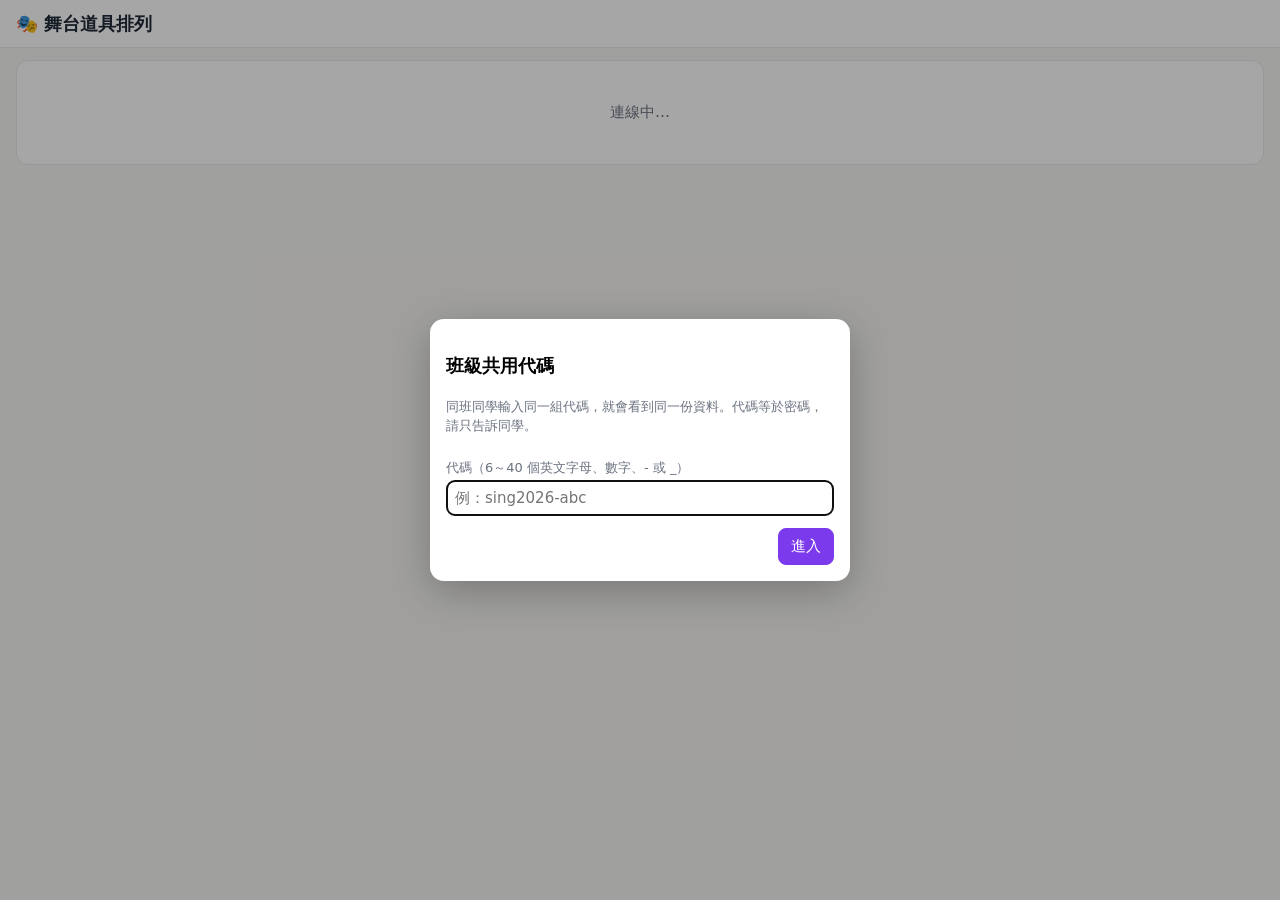
<file: index.html>
<!doctype html>
<html lang="zh-Hant">
<head>
<meta charset="utf-8">
<meta name="viewport" content="width=device-width,initial-scale=1">
<title>舞台道具排列</title>
<link rel="stylesheet" href="style.css?v=202611251924">
</head>
<body>
<header class="top no-print">
  <h1><a href="#" data-act="home" class="homelink">🎭 舞台道具排列</a></h1>
  <div class="evbar"></div>
  <div class="datamenu"><span id="cloudBox"></span>
  </div>
</header>
<nav class="tabs no-print" id="tabs">
  <button data-tab="editor">排列舞台</button>
  <button data-tab="props">道具庫</button>
  <button data-tab="output">輸出</button>
</nav>
<main id="main"></main>
<dialog id="dlg"></dialog>
<script src="firebase-config.js?v=202611251924"></script>
<script src="app.js?v=202611251924"></script>
</body>
</html>
</file>
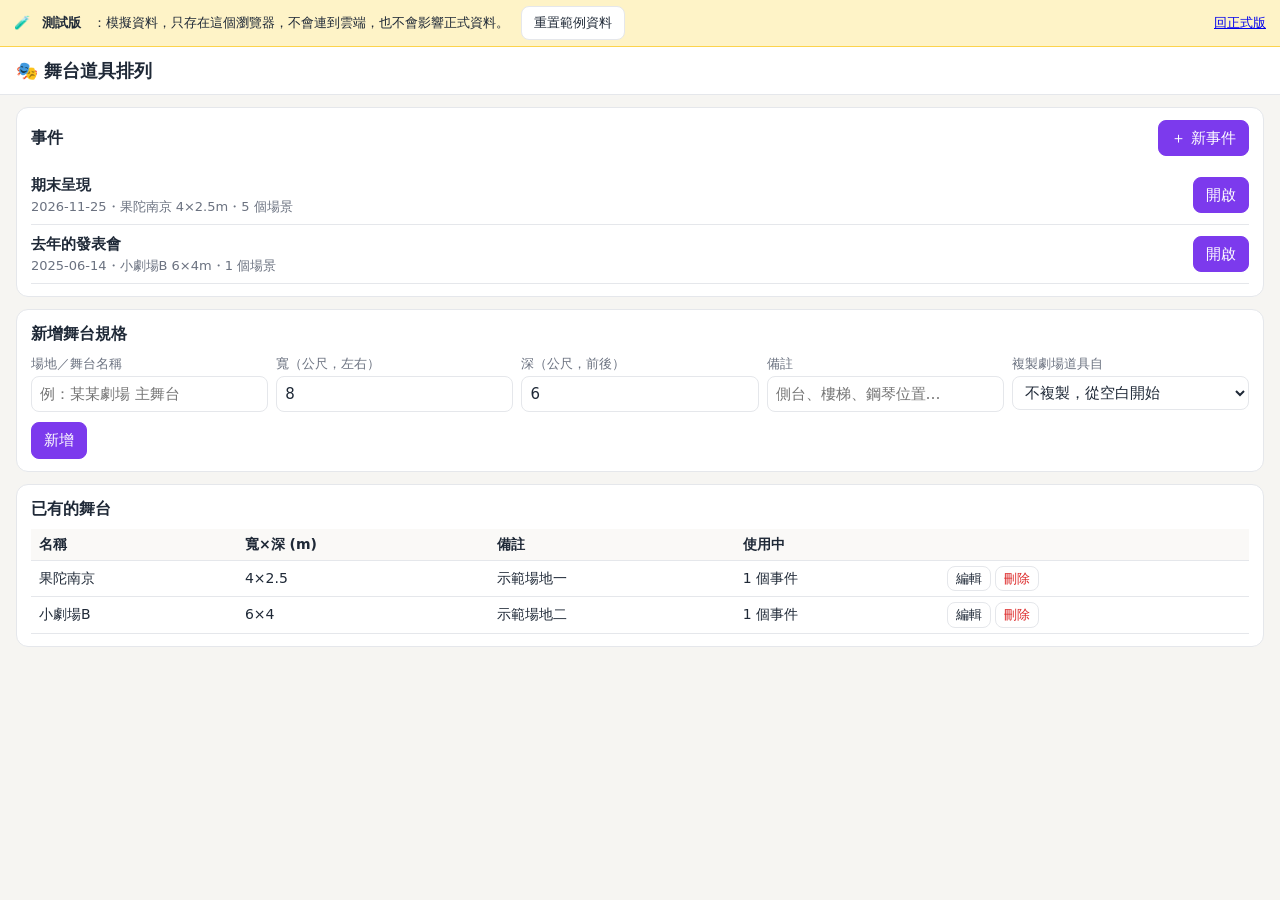
<file: beta/index.html>
<!doctype html>
<html lang="zh-Hant">
<head>
<meta charset="utf-8">
<meta name="viewport" content="width=device-width,initial-scale=1">
<title>舞台道具排列（測試版）</title>
<link rel="stylesheet" href="style.css?v=202611251924">
</head>
<body>
<div class="betabar no-print">🧪 <b>測試版</b>：模擬資料，只存在這個瀏覽器，不會連到雲端，也不會影響正式資料。<button id="betaReset">重置範例資料</button><a href="../">回正式版</a></div>
<header class="top no-print">
  <h1><a href="#" data-act="home" class="homelink">🎭 舞台道具排列</a></h1>
  <div class="evbar"></div>
  <div class="datamenu"><span id="cloudBox"></span>
  </div>
</header>
<nav class="tabs no-print" id="tabs">
  <button data-tab="editor">排列舞台</button>
  <button data-tab="props">道具庫</button>
  <button data-tab="output">輸出</button>
</nav>
<main id="main"></main>
<dialog id="dlg"></dialog>
<script src="app.js?v=202611251924"></script>
</body>
</html>
</file>
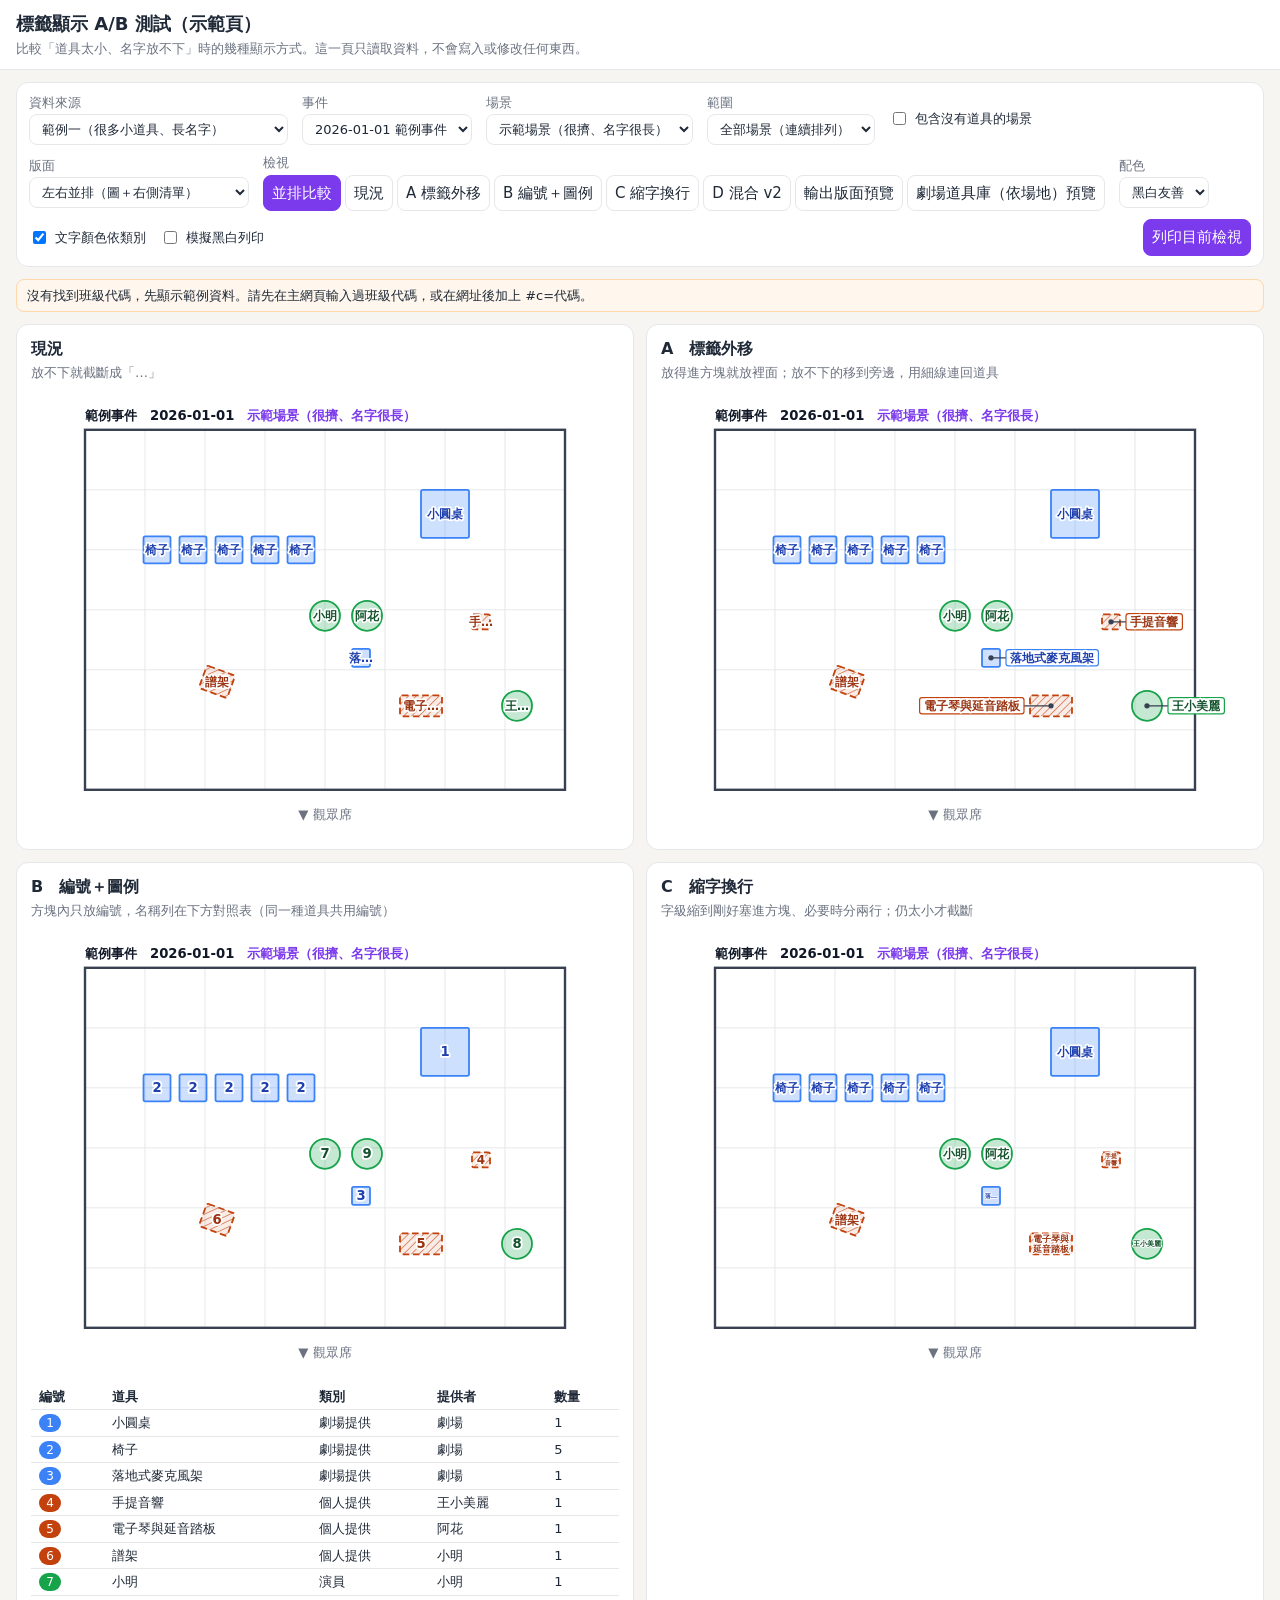
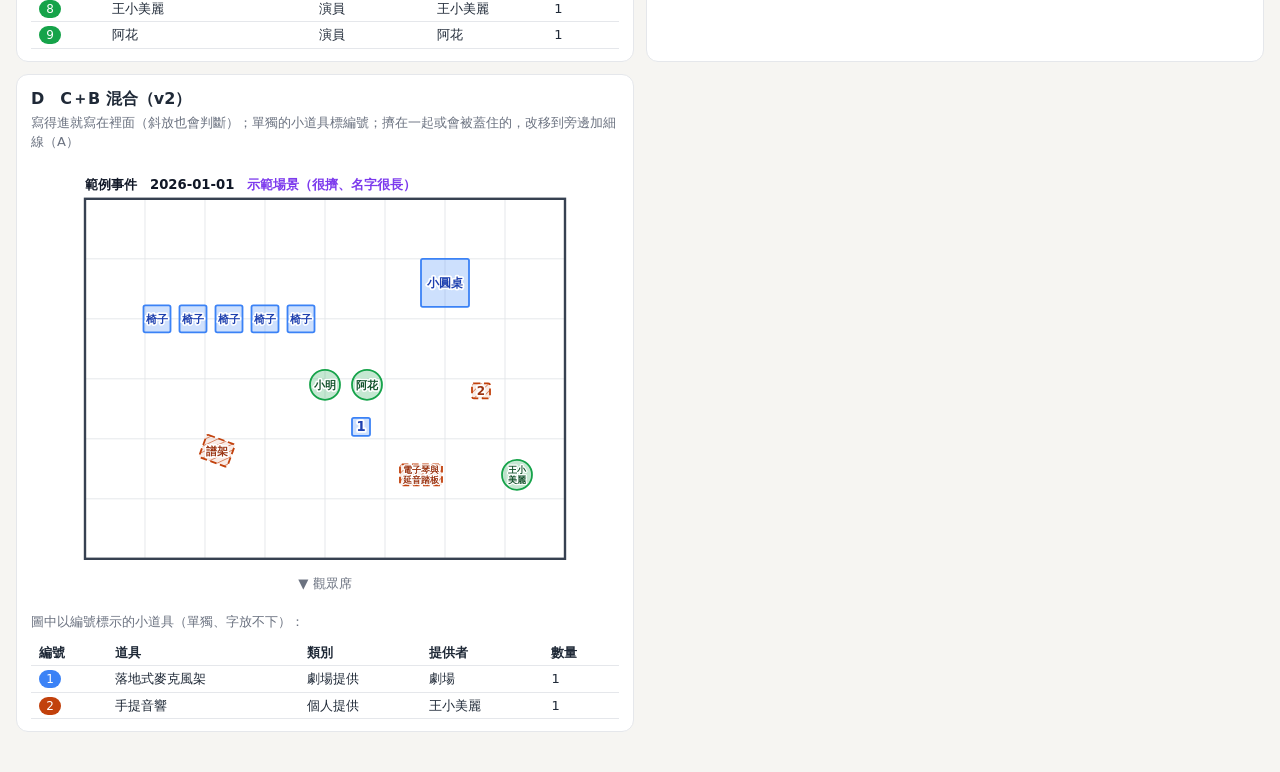
<file: demo.html>
<!doctype html>
<html lang="zh-Hant">
<head>
<meta charset="utf-8">
<meta name="viewport" content="width=device-width,initial-scale=1">
<title>標籤顯示 A/B 測試（示範）</title>
<style>
:root{--ink:#1f2937;--mute:#6b7280;--line:#e5e7eb;--accent:#7c3aed}
*{box-sizing:border-box}
body{margin:0;background:#f6f5f2;color:var(--ink);font:15px/1.5 system-ui,-apple-system,"Noto Sans TC","Microsoft JhengHei",sans-serif}
header{padding:10px 16px;background:#fff;border-bottom:1px solid var(--line)}
h1{font-size:18px;margin:0 0 2px}
.muted{color:var(--mute);font-size:13px}
main{max-width:1300px;margin:0 auto;padding:12px 16px 40px}
.bar{display:flex;flex-wrap:wrap;gap:8px 14px;align-items:center;background:#fff;border:1px solid var(--line);border-radius:12px;padding:10px 12px;margin-bottom:12px}
label{font-size:13px;color:var(--mute);display:flex;flex-direction:column;gap:2px}
select,button{font:inherit;border:1px solid var(--line);border-radius:8px;padding:6px 8px;background:#fff;color:var(--ink)}
button{cursor:pointer}button.primary{background:var(--accent);color:#fff;border-color:var(--accent)}
.views{display:flex;gap:4px;flex-wrap:wrap}
.views button.on{background:var(--accent);color:#fff;border-color:var(--accent)}
.grid{display:grid;gap:12px;grid-template-columns:1fr}
.grid.two{grid-template-columns:repeat(auto-fit,minmax(480px,1fr))}
.card{background:#fff;border:1px solid var(--line);border-radius:12px;padding:12px 14px;break-inside:avoid}
.card h2{font-size:16px;margin:0 0 2px}
.card svg{width:100%;height:auto;display:block;margin-top:6px}
table{border-collapse:collapse;width:100%;margin-top:8px}
th,td{text-align:left;padding:3px 8px;border-bottom:1px solid var(--line);font-size:13px}
.num{display:inline-block;min-width:22px;text-align:center;border-radius:99px;color:#fff;padding:0 6px;font-size:12px}
.note{background:#fff7ed;border:1px solid #fed7aa;border-radius:8px;padding:6px 10px;font-size:13px;margin-bottom:12px}
/* 輸出版面：手機上場景名稱放在圖的「上面」，才不會被誤認成下一個場景的標題 */
.sheetcard{display:grid;gap:4px 18px;align-items:start;margin-bottom:14px;border-top:4px solid #7c3aed}
.sheet-side{grid-template-columns:minmax(0,1.6fr) minmax(240px,1fr);grid-template-areas:"fig head" "fig list";grid-template-rows:auto 1fr}
.sheet-stack{grid-template-columns:1fr;grid-template-areas:"head" "fig" "list"}
.sh-headw{grid-area:head}.sh-fig{grid-area:fig}.sh-list{grid-area:list}
@media (max-width:760px){.sheet-side{grid-template-columns:1fr;grid-template-areas:"head" "fig" "list";grid-template-rows:auto}.sh-name{font-size:18px}}
.sh-idx{font-size:12px;color:var(--mute)}
.secrow td{background:#f3f4f6;font-size:12px;font-weight:600;color:#374151}
.by{color:var(--mute);font-size:12px}
.pchip.pick{cursor:pointer}
.pchip{display:inline-block;border:1px solid var(--line);border-radius:99px;padding:2px 10px;margin:3px 4px 3px 0;font-size:13px;background:#fff}
.vgroup{margin:10px 0}.vgroup h3{font-size:14px;margin:0 0 4px}
.tag{background:#ede9fe;color:#6d28d9;border-radius:99px;padding:0 8px;font-size:12px}
.grid2-demo{display:grid;grid-template-columns:repeat(auto-fit,minmax(180px,1fr));gap:8px}
.grid2-demo input{width:100%}
.opt{display:block;border:1px solid var(--line);border-radius:10px;padding:8px 10px;margin:6px 0;cursor:pointer}
.opt:has(input:checked){border-color:var(--accent);background:#faf5ff}
.sh-name{font-size:24px;font-weight:700;color:#7c3aed;line-height:1.2}
.sh-title{font-size:16px;font-weight:600}
.sh-head{margin-bottom:8px}
.sheetcard .sh-fig svg{margin-top:0}
table.plist td,table.plist th{padding:4px 6px;vertical-align:middle}
table.plist svg{width:22px;height:16px;margin:0;display:inline-block;vertical-align:middle}
table.plist .r{text-align:right;width:56px}
table.plist .total td{border-top:2px solid #374151;background:#f9fafb;font-size:13px}
#out.bwsim svg,#out.bwsim .num{filter:grayscale(1)}
@media print{body{background:#fff}.noprint{display:none!important}main{padding:0}.card{border:none;padding:0 0 12px}.pgb{break-before:page}}
</style>
</head>
<body>
<header class="noprint"><h1>標籤顯示 A/B 測試（示範頁）</h1>
<div class="muted">比較「道具太小、名字放不下」時的幾種顯示方式。這一頁只讀取資料，不會寫入或修改任何東西。</div></header>
<main>
<div class="bar noprint">
  <label>資料來源<select id="src"></select></label>
  <label>事件<select id="ev"></select></label>
  <label>場景<select id="sc"></select></label>
  <span id="sheetOpts" hidden style="display:contents">
  <label>範圍<select id="scope"><option value="all">全部場景（連續排列）</option><option value="one">只看這個場景</option></select></label>
  <label style="flex-direction:row;align-items:center;gap:6px;color:var(--ink)"><input type="checkbox" id="empty"> 包含沒有道具的場景</label></span>
  <label id="layoutWrap" hidden>版面<select id="layout"><option value="side">左右並排（圖＋右側清單）</option><option value="stack">上下排列（圖在上、清單在下）</option></select></label>
  <div><div class="muted" style="margin-bottom:2px">檢視</div><div class="views" id="views"></div></div>
  <label>配色<select id="pal"><option value="color">彩色</option><option value="bw">黑白友善</option></select></label>
  <label style="flex-direction:row;align-items:center;gap:6px;color:var(--ink)"><input type="checkbox" id="ctext" checked> 文字顏色依類別</label>
  <label style="flex-direction:row;align-items:center;gap:6px;color:var(--ink)"><input type="checkbox" id="sim"> 模擬黑白列印</label>
  <button class="primary" id="print" style="margin-left:auto">列印目前檢視</button>
</div>
<div id="status" class="note noprint"></div>
<div id="out" class="grid"></div>
</main>
<script src="firebase-config.js?v=202611251924"></script>
<script type="module">
import { fromDocs } from './diff.js?v=202611251924';
const SRC = { theatre: { label: '劇場提供', color: '#3b82f6', text: '#1d4ed8' }, personal: { label: '個人提供', color: '#f59e0b', text: '#b45309' }, actor: { label: '演員', color: '#10b981', text: '#047857' } };
/* 配色：彩色／黑白友善（三類在灰階下深淺差距大，個人提供另加虛線邊框＋斜線底紋，演員本來就是圓形） */
const PAL = {
  color: { theatre: { c: '#3b82f6', t: '#1d4ed8' }, personal: { c: '#f59e0b', t: '#b45309' }, actor: { c: '#10b981', t: '#047857' } },
  bw: { theatre: { c: '#3b82f6', t: '#1e40af', fo: .25 }, personal: { c: '#c2410c', t: '#9a3412', fo: .1, dash: true, hatch: true }, actor: { c: '#16a34a', t: '#14532d', fo: .25 } },
};
let palette = 'bw', hcount = 0, simBW = false;
const pal = src => PAL[palette][src];
let colorText = true;   // 文字顏色依類別（劇場藍／個人橘／演員綠）
const ORDER = { theatre: 0, personal: 1, actor: 2 };
const FONT = "system-ui,'Noto Sans TC','Microsoft JhengHei',sans-serif";
const esc = s => String(s ?? '').replace(/[&<>"']/g, c => ({ '&': '&amp;', '<': '&lt;', '>': '&gt;', '"': '&quot;', "'": '&#39;' }[c]));
const psize = p => p.source === 'actor' ? { w: .5, d: .5 } : { w: p.w, d: p.d };
const VIEWS = [['all', '並排比較'], ['cur', '現況'], ['out', 'A 標籤外移'], ['num', 'B 編號＋圖例'], ['fit', 'C 縮字換行'], ['mix', 'D 混合 v2'], ['sheet', '輸出版面預覽'], ['venue', '劇場道具庫（依場地）預覽']];
const TITLES = { cur: ['現況', '放不下就截斷成「…」'], out: ['A　標籤外移', '放得進方塊就放裡面；放不下的移到旁邊，用細線連回道具'], num: ['B　編號＋圖例', '方塊內只放編號，名稱列在下方對照表（同一種道具共用編號）'], fit: ['C　縮字換行', '字級縮到剛好塞進方塊、必要時分兩行；仍太小才截斷'],
  mix: ['D　C＋B 混合（v2）', '寫得進就寫在裡面（斜放也會判斷）；單獨的小道具標編號；擠在一起或會被蓋住的，改移到旁邊加細線（A）'] };

/* ---------- 範例資料（含很多小道具、長名字） ---------- */
function sample() {
  const P = (id, name, source, owner, w, d) => ({ id, name, source, owner, w, d, notes: '' });
  const props = [P('p1', '椅子', 'theatre', '', .45, .45), P('p2', '小圓桌', 'theatre', '', .8, .8), P('p3', '落地式麥克風架', 'theatre', '', .3, .3),
    P('p4', '譜架', 'personal', '小明', .5, .4), P('p5', '電子琴與延音踏板', 'personal', '阿花', .7, .35), P('p6', '手提音響', 'personal', '王小美麗', .3, .25),
    P('p7', '小明', 'actor', '小明', .5, .5), P('p8', '阿花', 'actor', '阿花', .5, .5), P('p9', '王小美麗', 'actor', '王小美麗', .5, .5)];
  const pl = (propId, x, y, rot = 0, i) => ({ id: 'x' + i + propId, propId, x, y, rot, t: i });
  const placements = [pl('p1', 1.2, 2, 0, 1), pl('p1', 1.8, 2, 0, 2), pl('p1', 2.4, 2, 0, 3), pl('p1', 3, 2, 0, 4), pl('p1', 3.6, 2, 0, 5), pl('p2', 6, 1.4, 0, 6),
    pl('p3', 4.6, 3.8, 0, 7), pl('p4', 2.2, 4.2, 20, 8), pl('p5', 5.6, 4.6, 0, 9), pl('p6', 6.6, 3.2, 0, 10), pl('p7', 4, 3.1, 0, 11), pl('p8', 4.7, 3.1, 0, 12), pl('p9', 7.2, 4.6, 0, 13)];
  return { stages: [{ id: 's', name: '示範舞台', w: 8, d: 6 }], props, events: [{ id: 'e', name: '範例事件', date: '2026-01-01', stageId: 's' }], scenes: [{ id: 'c', eventId: 'e', owner: '示範場景（很擠、名字很長）', title: '', t: 1, placements }] };
}

/* 範例二：仿真實案例——小舞台、道具疊在斜放的椅子上 */
function sample2() {
  const P = (id, name, source, owner, w, d) => ({ id, name, source, owner, w, d, notes: '' });
  const props = [P('a', '軟坐墊軟背椅', 'theatre', '', .5, .5), P('b', '皮包', 'personal', 'Susanna', .5, .55), P('c', '手機', 'personal', 'Susanna', .15, .3), P('d', '捧花', 'personal', 'Susanna', .35, .3)];
  const pl = (propId, x, y, rot, i) => ({ id: 'y' + i, propId, x, y, rot, t: i });
  return { stages: [{ id: 's', name: '小舞台', w: 4, d: 3 }], props, events: [{ id: 'e', name: '範例二', date: '2026-01-01', stageId: 's' }],
    scenes: [{ id: 'c', eventId: 'e', owner: '疊放示範', title: '', t: 1, placements: [pl('a', 1.7, .85, 45, 1), pl('b', 1.35, .8, 0, 2), pl('c', 1.95, .95, 12, 3), pl('d', 1.6, 1.3, -25, 4), pl('a', .9, 1.9, 45, 5)] }] };
}
/* 範例三：演員帶著道具進場（carry＝由哪位演員帶入；不在初始場上）＋沒有道具的場景 */
function sample3() {
  const P = (id, name, source, owner, w, d) => ({ id, name, source, owner, w, d, notes: '' });
  const props = [P('ch', '椅子', 'theatre', '', .45, .45), P('sf', '灰沙發', 'theatre', '', 1.2, .8), P('mk', '麥克風架', 'theatre', '', .2, .2),
    P('ph', '手機', 'personal', 'Susanna', .15, .3), P('bg', '皮包', 'personal', 'Susanna', .5, .5), P('fl', '捧花', 'personal', 'Susanna', .3, .3), P('st', '譜架', 'personal', '小明', .5, .4),
    P('a1', 'Susanna', 'actor', 'Susanna', .5, .5), P('a2', '小明', 'actor', '小明', .5, .5)];
  const pl = (id, propId, x, y, rot = 0, carry) => ({ id, propId, x, y, rot, t: 1, ...(carry ? { carry } : {}) });
  const scenes = [
    { id: 'c1', eventId: 'e', owner: 'Susanna', title: '月亮代表我的心', t: 1, placements: [pl('p1', 'sf', 1.2, 1.1), pl('p2', 'ch', 2.6, 1.0), pl('p3', 'mk', 3.3, 1.8), pl('A1', 'a1', 2.0, 1.9), pl('p4', 'ph', 0, 0, 0, 'A1'), pl('p5', 'bg', 0, 0, 0, 'A1'), pl('p6', 'fl', 0, 0, 0, 'A1')] },
    { id: 'c2', eventId: 'e', owner: '小明', title: '', t: 2, placements: [pl('q1', 'ch', 1.5, 1.2), pl('A2', 'a2', 2.6, 1.6), pl('q2', 'st', 0, 0, 0, 'A2')] },
    { id: 'c3', eventId: 'e', owner: 'Nana', title: '', t: 3, placements: [] },
    { id: 'c4', eventId: 'e', owner: '小周', title: '清唱', t: 4, placements: [] }];
  return { stages: [{ id: 's', name: '果陀南京', w: 4, d: 2.5 }], props, events: [{ id: 'e', name: '範例三', date: '2026-01-01', stageId: 's' }], scenes };
}
/* 範例四：兩個場地各有自己的劇場道具，另有「通用」的（stageId 空白） */
function sample4() {
  const T = (id, name, stageId, w, d) => ({ id, name, source: 'theatre', owner: '', stageId, w, d, notes: '' });
  const props = [T('a1', '灰沙發', 's1', 1.2, .8), T('a2', '大白透cube', 's1', .6, .6), T('a3', '三層櫃', 's1', .4, .3), T('a4', '白板', 's1', 1.8, .4),
    T('b1', '長桌', 's2', 1.8, .7), T('b2', '折疊椅', 's2', .4, .4), T('b3', '直立式鋼琴', 's2', 1.5, .6),
    T('c1', '麥克風架', '', .2, .2), T('c2', '譜架', '', .5, .4),
    { id: 'p1', name: '皮包', source: 'personal', owner: 'Susanna', w: .5, d: .5, notes: '' }, { id: 'ac', name: 'Susanna', source: 'actor', owner: 'Susanna', w: .5, d: .5, notes: '' }];
  return { stages: [{ id: 's1', name: '果陀南京', w: 4, d: 2.5 }, { id: 's2', name: '小劇場B', w: 6, d: 4 }], props, events: [{ id: 'e', name: '範例四', date: '2026-01-01', stageId: 's1' }],
    scenes: [{ id: 'c', eventId: 'e', owner: 'Susanna', title: '', t: 1, placements: [{ id: 'x1', propId: 'a1', x: 1.2, y: 1, rot: 0, t: 1 }] }] };
}
/* ---------- 繪圖 ---------- */
const aabb = (x, y, w, d, rot) => { const r = rot * Math.PI / 180, c = Math.abs(Math.cos(r)), s = Math.abs(Math.sin(r)); return { x, y, w: w * c + d * s, h: w * s + d * c }; };
const hit = (a, b) => Math.abs(a.x - b.x) < (a.w + b.w) / 2 && Math.abs(a.y - b.y) < (a.h + b.h) / 2;
const halo = fs => `paint-order="stroke" stroke="#fff" stroke-width="${fs * .28}" stroke-linejoin="round"`;
/* 點是否落在道具的「實際形狀」內（會考慮旋轉；演員是橢圓） */
function inShape(px, py, it) {
  const r = -(it.pl.rot || 0) * Math.PI / 180, dx = px - it.pl.x, dy = py - it.pl.y, lx = dx * Math.cos(r) - dy * Math.sin(r), ly = dx * Math.sin(r) + dy * Math.cos(r);
  return it.p.source === 'actor' ? (lx / (it.sz.w / 2)) ** 2 + (ly / (it.sz.d / 2)) ** 2 <= 1 : Math.abs(lx) <= it.sz.w / 2 && Math.abs(ly) <= it.sz.d / 2;
}
const rectInside = (it, bw, bh) => [[-1, -1], [1, -1], [-1, 1], [1, 1]].every(([sx, sy]) => inShape(it.pl.x + sx * bw / 2, it.pl.y + sy * bh / 2, it));
function boxHitsShape(box, it) {                                // 文字框是否壓到某個道具
  for (let a = 0; a <= 6; a++) for (let b = 0; b <= 2; b++) if (inShape(box.x - box.w / 2 + box.w * a / 6, box.y - box.h / 2 + box.h * b / 2, it)) return true;
  const r = (it.pl.rot || 0) * Math.PI / 180, pts = [[0, 0], [-1, -1], [1, -1], [-1, 1], [1, 1]].map(([sx, sy]) => { const lx = sx * it.sz.w / 2, ly = sy * it.sz.d / 2; return [it.pl.x + lx * Math.cos(r) - ly * Math.sin(r), it.pl.y + lx * Math.sin(r) + ly * Math.cos(r)]; });
  return pts.some(([qx, qy]) => Math.abs(qx - box.x) <= box.w / 2 && Math.abs(qy - box.y) <= box.h / 2);
}
function build(D, ev, sc, mode) {
  const st = D.stages.find(s => s.id === ev.stageId), P = id => D.props.find(p => p.id === id);
  const { w, d } = st, m = 0.9, fs = Math.max(w, d) * 0.025;
  const carriedBy = {}; sc.placements.forEach(pl => { if (pl.carry) carriedBy[pl.carry] = (carriedBy[pl.carry] || 0) + 1; });
  const items = sc.placements.filter(pl => !pl.carry).map(pl => ({ pl, p: P(pl.propId) })).filter(x => x.p).map(x => ({ ...x, sz: psize(x.p), ...(({ c, t, fo, dash, hatch }) => ({ c, tc: t, fo, dash, hatch }))(pal(x.p.source)) }));
  const boxes = items.map(i => aabb(i.pl.x, i.pl.y, i.sz.w, i.sz.d, i.pl.rot || 0));
  const order = items.map((_, k) => k).sort((a, b) => items[b].sz.w * items[b].sz.d - items[a].sz.w * items[a].sz.d || a - b);   // 大的先畫，小的疊在上面
  const rank = []; order.forEach((k, r) => rank[k] = r);
  let TC = '#111827';
  const lines = [], labels = [], textEl = (t, cx, cy, f) => `<text x="${cx}" y="${cy + f * .35}" font-size="${f}" font-weight="${colorText ? 600 : 400}" text-anchor="middle" fill="${colorText ? TC : '#111827'}" ${halo(f)}>${esc(t)}</text>`;
  const lw = (t, f) => [...t].length * f;
  const bounds = ([px, py], W, H) => px - W / 2 > -m + .05 && px + W / 2 < w + m - .05 && py - H / 2 > -fs * .3 && py + H / 2 < d + fs * 1.9;
  /* 把標籤放到道具旁邊：找一個不壓到別的標籤、也不壓到任何道具的位置 */
  function placeOutside(k, name, placed) {
    const b = boxes[k], x = items[k].pl.x, y = items[k].pl.y, H = fs * 1.35, W = lw(name, fs) + fs * .7, hw = b.w / 2, hh = b.h / 2, gap = fs * .5, c = [];
    for (const kk of [1, 2, 3.4]) c.push([x + hw + gap * kk + W / 2, y], [x - hw - gap * kk - W / 2, y], [x, y - hh - gap * kk - H / 2], [x, y + hh + gap * kk + H / 2],
      [x + hw + gap * kk + W / 2, y - hh - H * kk], [x - hw - gap * kk - W / 2, y - hh - H * kk], [x + hw + gap * kk + W / 2, y + hh + H * kk], [x - hw - gap * kk - W / 2, y + hh + H * kk]);
    const free = q => bounds(q, W, H) && !placed.some(o => hit({ x: q[0], y: q[1], w: W, h: H }, o)) && !boxes.some(o => hit({ x: q[0], y: q[1], w: W, h: H }, o));
    const q = c.find(free) || c.find(q => bounds(q, W, H) && !placed.some(o => hit({ x: q[0], y: q[1], w: W, h: H }, o))) || c.find(q => bounds(q, W, H)) || c[0];
    return { q, W, H };
  }
  const drawOut = (k, q, W, H) => {
    const i = items[k]; TC = i.tc;
    lines.push(`<line x1="${i.pl.x}" y1="${i.pl.y}" x2="${q[0]}" y2="${q[1]}" stroke="#374151" stroke-width="${fs * .1}"/><circle cx="${i.pl.x}" cy="${i.pl.y}" r="${fs * .22}" fill="#374151"/>`);
    labels.push(`<rect x="${q[0] - W / 2}" y="${q[1] - H / 2}" width="${W}" height="${H}" rx="${fs * .2}" fill="#fff" fill-opacity=".95" stroke="${i.c}" stroke-width="${fs * .1}"/>` + textEl(i.p.name, q[0], q[1], fs));
  };

  /* ---- D 混合：先決定每個道具用「寫在裡面／編號／移到旁邊」 ---- */
  const MIXMIN = fs * .7, plan = [];
  if (mode === 'mix') {
    const placed = [];
    for (const k of order) {
      const i = items[k], ch = [...i.p.name], n = ch.length, cand = [];
      for (const rows of [1, 2, 3]) { const per = Math.ceil(n / rows); for (let f = fs; f >= MIXMIN - 1e-9; f *= .92) cand.push({ rows, per, f }); }
      cand.sort((a, b) => b.f - a.f || a.rows - b.rows);
      let pick = null;
      for (const c of cand) {
        const bw = c.per * c.f + c.f * .3, bh = c.rows * c.f * 1.15, box = { x: i.pl.x, y: i.pl.y, w: bw, h: bh };
        if (!rectInside(i, bw, bh)) continue;                                       // 要放得進實際形狀（斜放也算）
        if (placed.some(o => hit(box, o))) continue;                                // 不能壓到別人的標籤
        if (items.some((o, j) => j !== k && rank[j] > rank[k] && boxHitsShape(box, o))) continue;   // 不能被疊在上面的小道具蓋住
        pick = { ...c, box }; break;
      }
      if (pick) { plan[k] = { t: 'in', ...pick }; placed.push(pick.box); continue; }
      const grown = { x: boxes[k].x, y: boxes[k].y, w: boxes[k].w + fs, h: boxes[k].h + fs };
      const crowded = boxes.some((o, j) => j !== k && hit(grown, o));
      if (!crowded) { const f = Math.min(fs * 1.1, Math.min(boxes[k].w, boxes[k].h) * .8); plan[k] = { t: 'num', f }; placed.push({ x: i.pl.x, y: i.pl.y, w: f * 1.3, h: f * 1.3 }); }
      else plan[k] = { t: 'out' };                                                  // 擠在別人身上 → 移到旁邊加細線（A）
    }
    for (const k of order) if (plan[k].t === 'out') { const { q, W, H } = placeOutside(k, items[k].p.name, placed); plan[k].q = q; plan[k].W = W; plan[k].H = H; placed.push({ x: q[0], y: q[1], w: W, h: H }); }
  }
  const numItems = mode === 'mix' ? items.filter((_, k) => plan[k].t === 'num') : items;
  const nums = new Map(); [...new Map(numItems.map(i => [i.p.id, i.p])).values()].sort((a, b) => ORDER[a.source] - ORDER[b.source] || a.name.localeCompare(b.name, 'zh-Hant')).forEach((p, i) => nums.set(p.id, i + 1));
  build.last = { nums };

  let g = '';
  for (let i = 1; i < w; i++) g += `<line x1="${i}" y1="0" x2="${i}" y2="${d}" stroke="#e5e7eb" stroke-width="${fs * .08}"/>`;
  for (let j = 1; j < d; j++) g += `<line x1="0" y1="${j}" x2="${w}" y2="${j}" stroke="#e5e7eb" stroke-width="${fs * .08}"/>`;
  g += `<rect width="${w}" height="${d}" fill="none" stroke="#374151" stroke-width="${fs * .2}"/>`;
  g += `<text x="0" y="${-fs * .8}" font-size="${fs * 1.1}" font-weight="600" fill="#111827">${esc(ev.name)}　${esc(ev.date)}　<tspan fill="#7c3aed">${esc(sc.owner)}</tspan></text>`;
  g += `<text x="${w / 2}" y="${d + fs * 2.4}" font-size="${fs * 1.1}" fill="#6b7280" text-anchor="middle">▼ 觀眾席</text>`;
  const hid = 'h' + (++hcount);
  const shapeOf = i => {
    const sw = fs * .15, t = `translate(${i.pl.x} ${i.pl.y}) rotate(${i.pl.rot || 0})`, act = i.p.source === 'actor', fo = i.fo ?? (act ? .3 : .25);
    const geo = act ? `<ellipse transform="${t}" rx="${i.sz.w / 2}" ry="${i.sz.d / 2}"` : `<rect transform="${t}" x="${-i.sz.w / 2}" y="${-i.sz.d / 2}" width="${i.sz.w}" height="${i.sz.d}" rx="${fs * .15}"`;
    const dash = i.dash ? ` stroke-dasharray="${fs * .55} ${fs * .3}"` : '';
    return `${geo} fill="${i.c}" fill-opacity="${fo}" stroke="${i.c}" stroke-width="${sw}"${dash}/>` + (i.hatch ? `${geo} fill="url(#${hid})" stroke="none"/>` : '');
  };
  g += order.map(k => shapeOf(items[k])).join('');

  const outPlaced = [];
  for (const k of order) {
    const i = items[k], { x, y } = i.pl, b = boxes[k], name = i.p.name, num = nums.get(i.p.id); TC = i.tc;
    if (mode === 'mix') {
      const p = plan[k];
      if (p.t === 'in') { const ch = [...name], ls = Array.from({ length: p.rows }, (_, r) => ch.slice(r * p.per, (r + 1) * p.per).join('')).filter(Boolean); labels.push(ls.map((l, r) => textEl(l, x, y + (r - (ls.length - 1) / 2) * p.f * 1.15, p.f)).join('')); }
      else if (p.t === 'num') labels.push(textEl(String(num), x, y, p.f));
      else drawOut(k, p.q, p.W, p.H);
    } else if (mode === 'cur') {
      const maxc = Math.max(2, Math.floor(Math.max(i.sz.w, i.sz.d) / fs)), t = name.length > maxc ? name.slice(0, maxc - 1) + '…' : name;
      labels.push(textEl(t, x, y, fs));
    } else if (mode === 'num') {
      labels.push(textEl(String(num), x, y, Math.min(fs * 1.1, Math.min(b.w, b.h) * .8)));
    } else if (mode === 'fit') {
      const W = Math.max(b.w, i.sz.w) * .94, H = Math.max(b.h, i.sz.d) * .94, n = [...name].length, minF = fs * .5; let done = false;
      for (const rows of [1, 2, 3]) {
        const per = Math.ceil(n / rows), f = Math.min(fs, W / per, H / (rows * 1.15));
        if (f >= minF) { const ch = [...name], ls = Array.from({ length: rows }, (_, r) => ch.slice(r * per, (r + 1) * per).join('')).filter(Boolean);
          labels.push(ls.map((l, r) => textEl(l, x, y + (r - (ls.length - 1) / 2) * f * 1.15, f)).join('')); done = true; break; }
      }
      if (!done) { const per = Math.max(1, Math.floor(W / minF)); labels.push(textEl(n > per ? [...name].slice(0, per - 1).join('') + '…' : name, x, y, minF)); }
    } else { // A：放得進就放裡面，否則移到旁邊
      const L = lw(name, fs), H = fs * 1.35;
      if (L <= b.w * .92 && H <= b.h) { labels.push(textEl(name, x, y, fs)); continue; }
      const { q, W, H: HH } = placeOutside(k, name, outPlaced); outPlaced.push({ x: q[0], y: q[1], w: W, h: HH }); drawOut(k, q, W, HH);
    }
  }
  for (const k of order) { const n = carriedBy[items[k].pl.id]; if (!n) continue;              // 演員帶著道具進場：在演員旁標「＋N」
    const i = items[k], bx = i.pl.x + boxes[k].w / 2, by = i.pl.y - boxes[k].h / 2, f = fs * .85, W = f * 2.1;
    labels.push(`<rect x="${bx - W / 2}" y="${by - f * .75}" width="${W}" height="${f * 1.5}" rx="${f * .75}" fill="#7c3aed"/><text x="${bx}" y="${by + f * .3}" font-size="${f}" font-weight="700" text-anchor="middle" fill="#fff">+${n}</text>`); }
  g += lines.join('') + labels.join('');
  const vb = [-m, -fs * 3.4, w + 2 * m, d + fs * 7.4];
  const defs = items.some(i => i.hatch) ? `<defs><pattern id="${hid}" patternUnits="userSpaceOnUse" width="${fs * .45}" height="${fs * .45}" patternTransform="rotate(45)"><line x1="0" y1="0" x2="0" y2="${fs * .45}" stroke="${pal('personal').c}" stroke-width="${fs * .09}"/></pattern></defs>` : '';
  const svg = `<svg xmlns="http://www.w3.org/2000/svg" viewBox="${vb.join(' ')}" font-family="${FONT}">${defs}<rect x="${vb[0]}" y="${vb[1]}" width="${vb[2]}" height="${vb[3]}" fill="#fff"/>${g}</svg>`;
  let legend = '';
  if (mode === 'num' || (mode === 'mix' && numItems.length)) {
    const cnt = {}; numItems.forEach(i => cnt[i.p.id] = (cnt[i.p.id] || 0) + 1);
    legend = (mode === 'mix' ? `<div class="muted" style="margin-top:6px">圖中以編號標示的小道具（單獨、字放不下）：</div>` : '') + `<table><tr><th>編號</th><th>道具</th><th>類別</th><th>提供者</th><th>數量</th></tr>${[...nums.entries()].map(([id, n]) => { const p = P(id); return `<tr><td><span class="num" style="background:${pal(p.source).c}">${n}</span></td><td>${esc(p.name)}</td><td>${SRC[p.source].label}</td><td>${esc(p.source === 'theatre' ? '劇場' : p.owner)}</td><td>${cnt[id]}</td></tr>`; }).join('')}</table>`;
  }
  return svg + legend;
}

/* ---------- 資料與介面 ---------- */
const $ = id => document.getElementById(id);
let D = sample(), view = 'all', live = null;
const st = { src: 'sample', ev: null, sc: null };
function fill() {
  const evs = D.events.slice().sort((a, b) => (b.date || '').localeCompare(a.date || ''));
  if (!evs.some(e => e.id === st.ev)) st.ev = evs[0]?.id;
  $('ev').innerHTML = evs.map(e => `<option value="${e.id}"${e.id === st.ev ? ' selected' : ''}>${esc((e.date || '') + ' ' + e.name)}</option>`).join('');
  const scs = D.scenes.filter(s => s.eventId === st.ev).sort((a, b) => (a.t || 0) - (b.t || 0));
  if (!scs.some(s => s.id === st.sc)) st.sc = scs[0]?.id;
  $('sc').innerHTML = scs.map(s => `<option value="${s.id}"${s.id === st.sc ? ' selected' : ''}>${esc(s.owner + (s.title ? '・' + s.title : ''))}</option>`).join('');
  $('views').innerHTML = VIEWS.map(([k, l]) => `<button data-v="${k}" class="${view === k ? 'on' : ''}">${l}</button>`).join('');
  draw();
}
/* ---------- 輸出版面預覽：俯視圖＋場景名稱＋道具清單與數量 ---------- */
const swatch = p => { const c = pal(p.source).c, o = pal(p.source).fo ?? .25;
  return p.source === 'actor' ? `<svg width="22" height="16" viewBox="0 0 22 16"><circle cx="11" cy="8" r="6.5" fill="${c}" fill-opacity="${o + .05}" stroke="${c}" stroke-width="1.6"/></svg>`
    : p.source === 'personal' ? `<svg width="22" height="16" viewBox="0 0 22 16"><rect x="2" y="2" width="18" height="12" rx="2" fill="${c}" fill-opacity="${o}" stroke="${c}" stroke-width="1.6" stroke-dasharray="4 2.4"/><path d="M6 14 14 2M11 14 19 2M3 10 9 2" stroke="${c}" stroke-width="1"/></svg>`
    : `<svg width="22" height="16" viewBox="0 0 22 16"><rect x="2" y="2" width="18" height="12" rx="2" fill="${c}" fill-opacity="${o}" stroke="${c}" stroke-width="1.6"/></svg>`; };
function sheetCard(ev, sc, layout, idx, total) {
  const out = build(D, ev, sc, 'mix'), svg = out.slice(0, out.indexOf('</svg>') + 6), nums = build.last.nums, P = id => D.props.find(p => p.id === id);
  const stg = D.stages.find(s => s.id === ev.stageId), byId = Object.fromEntries(sc.placements.map(pl => [pl.id, pl]));
  const ini = new Map(), car = new Map();
  sc.placements.forEach(pl => { const p = P(pl.propId); if (!p) return;
    if (!pl.carry) ini.set(p.id, (ini.get(p.id) || 0) + 1);
    else { const who = byId[pl.carry] ? P(byId[pl.carry].propId)?.name : '演員', key = p.id + '|' + who; car.set(key, { p, who, n: (car.get(key)?.n || 0) + 1 }); } });
  const srt = (a, b) => ORDER[a.p.source] - ORDER[b.p.source] || a.p.name.localeCompare(b.p.name, 'zh-Hant');
  const rIni = [...ini.entries()].map(([id, n]) => ({ p: P(id), n })).sort(srt), rCar = [...car.values()].sort((a, b) => a.who.localeCompare(b.who, 'zh-Hant') || srt(a, b));
  const nI = rIni.reduce((a, r) => a + r.n, 0), nC = rCar.reduce((a, r) => a + r.n, 0), hasNum = nums.size > 0, cs = hasNum ? 4 : 3;
  const num = p => hasNum ? `<td>${nums.has(p.id) ? `<span class="num" style="background:${pal(p.source).c}">${nums.get(p.id)}</span>` : ''}</td>` : '';
  const row = (p, n, extra = '') => `<tr>${num(p)}<td>${esc(p.name)}${extra}</td><td>${esc(p.source === 'theatre' ? '劇場' : p.owner)}</td><td class="r"><b>${n}</b></td></tr>`;
  const sec = t => `<tr class="secrow"><td colspan="${cs}">${t}</td></tr>`;
  const table = (nI + nC) ? `<table class="plist"><tr>${hasNum ? '<th>編號</th>' : ''}<th>道具</th><th>提供者</th><th class="r">數量</th></tr>${nC ? sec('一開始就在場上') : ''}${rIni.map(r => row(r.p, r.n)).join('') || (nC ? `<tr><td colspan="${cs}" class="muted">（無）</td></tr>` : '')}${nC ? sec('演員進場時帶入（不在初始場上）') : ''}${rCar.map(r => row(r.p, r.n, `<span class="by">　由 ${esc(r.who)} 帶入</span>`)).join('')}<tr class="total"><td colspan="${cs - 1}">合計${nC ? `　初始 ${nI}・進場帶入 ${nC}` : ''}</td><td class="r"><b>${nI + nC}</b></td></tr></table>` : '<div class="muted">（沒有道具）</div>';
  const head = `<div class="sh-head">${total > 1 ? `<div class="sh-idx">場景 ${idx} / ${total}</div>` : ''}<div class="sh-name">${esc(sc.owner || '（未命名）')}</div>${sc.title ? `<div class="sh-title">${esc(sc.title)}</div>` : ''}</div>`;
  return `<div class="card sheetcard sheet-${layout}"><div class="sh-headw">${head}</div><div class="sh-fig">${svg}</div><div class="sh-list">${table}</div></div>`;
}
function sheetView(ev, sc) {
  const layout = $('layout').value, scope = $('scope').value, showEmpty = $('empty').checked;
  const all = D.scenes.filter(x => x.eventId === ev.id).sort((a, b) => (a.t || 0) - (b.t || 0));
  const list = scope === 'one' ? [sc] : all.filter(x => showEmpty || x.placements.length), skipped = scope === 'all' && !showEmpty ? all.filter(x => !x.placements.length) : [];
  return list.map((x, i) => sheetCard(ev, x, layout, i + 1, scope === 'one' ? 1 : list.length)).join('') +
    (skipped.length ? `<div class="note">沒有道具的場景已略過：${skipped.map(x => esc(x.owner)).join('、')}　（勾選上方「包含沒有道具的場景」可保留）</div>` : '');
}
/* ---------- 劇場道具庫（依場地）預覽：劇場提供的道具綁定場地；stageId 空白＝通用（所有場地） ---------- */
let showOther = false, copyFrom = '__none', extra = [], pick = new Set(), fromV = '__all', pickMsg = '';
const venueOf = p => p.stageId || '';
function venueView(ev) {
  const stg = id => D.stages.find(s => s.id === id), th = [...D.props, ...extra].filter(p => p.source === 'theatre');
  const groups = [...D.stages.map(s => ({ id: s.id, name: s.name + `（${s.w}×${s.d} m）` })), { id: '', name: '通用（所有場地都可用）' }]
    .map(g => ({ ...g, list: th.filter(p => venueOf(p) === g.id) })).filter(g => g.list.length || g.id === '');
  const here = th.filter(p => venueOf(p) === ev.stageId || venueOf(p) === ''), other = th.filter(p => !here.includes(p));
  const chip = p => `<span class="pchip"><span class="dot" style="background:${pal('theatre').c}"></span>${esc(p.name)} <span class="muted">${p.w}×${p.d}</span></span>`;
  const lib = groups.map(g => `<div class="vgroup"><h3>${esc(g.name)}${g.id === ev.stageId ? ' <span class="tag">目前事件的場地</span>' : ''} <span class="muted">${g.list.length} 件</span></h3>${g.list.map(chip).join('') || '<span class="muted">（空的）</span>'}</div>`).join('');
  const src = [['__none', '不複製，從空白開始'], ...groups.filter(g => g.list.length).map(g => [g.id || '__common', `${g.id ? stg(g.id).name : '通用'}（${g.list.length} 件）`])];
  const cand = th.filter(p => venueOf(p) !== ev.stageId && (fromV === '__all' || venueOf(p) === (fromV === '__common' ? '' : fromV)));
  const vname = id => id ? stg(id).name : '通用';
  const pickChip = p => `<label class="pchip pick"><input type="checkbox" data-pick="${p.id}"${pick.has(p.id) ? ' checked' : ''}> ${esc(p.name)} <span class="muted">${p.w}×${p.d}・${esc(vname(venueOf(p)))}</span></label>`;
  const fromOpts = [['__all', '全部其他場地'], ...groups.filter(g => g.id !== ev.stageId && g.list.length).map(g => [g.id || '__common', g.id ? stg(g.id).name : '通用'])];
  const n = copyFrom === '__none' ? 0 : th.filter(p => venueOf(p) === (copyFrom === '__common' ? '' : copyFrom)).length;
  const unassigned = th.filter(p => venueOf(p) === '').length;
  return `<div class="muted" style="margin-bottom:8px">這是預覽，用範例或你的即時資料模擬，<b>不會修改任何資料</b>。</div>
  <div class="card"><h2>1　道具庫：劇場提供的道具依「場地」分組</h2>
    <div class="muted">每個劇場提供的道具屬於一個場地；也可以設成「通用」，所有場地都能用。個人提供、演員仍然是全班通用。</div>${lib}
    ${unassigned && D === live ? `<div class="note" style="margin-top:8px">你現在的 ${unassigned} 個劇場道具還沒有指定場地，更新後會先全部歸在「通用」，不會有任何道具消失；之後再慢慢指定場地就好。</div>` : ''}</div>
  <div class="card"><h2>2　排列時：道具庫只顯示這個場地的劇場道具</h2>
    <div class="muted">目前事件在「${esc(stg(ev.stageId).name)}」，左邊道具庫的「劇場提供」只會列出這個場地加上「通用」的道具。</div>
    <div style="margin:8px 0">${here.map(chip).join('') || '<span class="muted">（沒有）</span>'}</div>
    <label style="flex-direction:row;align-items:center;gap:6px;color:var(--ink)"><input type="checkbox" id="showOther"${showOther ? ' checked' : ''}> 同時顯示其他場地的劇場道具（${other.length} 件，預設隱藏）</label>
    ${showOther ? `<div style="margin:6px 0;opacity:.6">${other.map(chip).join('') || '<span class="muted">（沒有）</span>'}</div>` : ''}
    <div class="note" style="margin-top:8px">新事件選到同一個場地時，<b>這些道具直接可用，不需要複製</b>。</div></div>
  <div class="card"><h2>3　也可以只挑幾件，從其他場地複製到這個場地</h2>
    <div class="muted">在道具庫（或排列時的「顯示其他場地」）勾選別的場地的劇場道具，複製到目前場地「${esc(stg(ev.stageId).name)}」。複製出來的是獨立的一份，之後改名、改尺寸不會影響原本那個。</div>
    <label style="margin:8px 0">來源場地<select id="fromV">${fromOpts.map(([v, t]) => `<option value="${v}"${fromV === v ? ' selected' : ''}>${esc(t)}</option>`).join('')}</select></label>
    <div>${cand.map(pickChip).join('') || '<span class="muted">（沒有其他場地的劇場道具）</span>'}</div>
    <div style="display:flex;gap:8px;align-items:center;margin-top:8px"><button class="primary" id="doCopy"${pick.size ? '' : ' disabled'}>複製選取的 ${pick.size} 件到「${esc(stg(ev.stageId).name)}」</button><span class="muted">${esc(pickMsg)}</span></div>
    <div class="muted" style="margin-top:6px">（預覽：複製只在這個畫面裡生效，換資料來源或重新整理就還原，不會改到真的資料。）</div></div>
  <div class="card"><h2>4　新增場地時：可以從其他場地複製劇場道具</h2>
    <div class="grid2-demo"><label>場地名稱<input value="小劇場C（示範）" disabled></label><label>寬 × 深（公尺）<input value="5 × 3" disabled></label>
    <label>複製劇場道具自<select id="copyFrom">${src.map(([v, t]) => `<option value="${v}"${copyFrom === v ? ' selected' : ''}>${esc(t)}</option>`).join('')}</select></label></div>
    <div class="note" style="margin-top:8px">${copyFrom === '__none' ? '新場地的劇場道具庫會是空的。' : `會把 <b>${n}</b> 件劇場道具複製到新場地（原場地的不會變）。`}</div>
    <div style="display:flex;gap:8px;justify-content:flex-end;margin-top:8px"><button disabled>取消</button><button class="primary" disabled>新增場地（預覽，不會動作）</button></div></div>`;
}
document.addEventListener('change', e => { if (e.target.dataset.pick) { e.target.checked ? pick.add(e.target.dataset.pick) : pick.delete(e.target.dataset.pick); draw(); } if (e.target.id === 'fromV') { fromV = e.target.value; draw(); } });
document.addEventListener('click', e => { if (e.target.id !== 'doCopy') return; const ev = D.events.find(x => x.id === st.ev); const all = [...D.props, ...extra];
  let ok = 0, skip = 0; pick.forEach(id => { const p = all.find(x => x.id === id); if (!p) return; if (all.some(q => q.source === 'theatre' && q.name === p.name && (q.stageId || '') === ev.stageId)) { skip++; return; } extra.push({ ...p, id: 'cp' + Math.random().toString(36).slice(2, 7), stageId: ev.stageId }); ok++; });
  pickMsg = `已複製 ${ok} 件` + (skip ? `，略過 ${skip} 件（這個場地已有同名道具）` : ''); pick.clear(); draw(); });
document.addEventListener('change', e => { if (e.target.id === 'showOther') { showOther = e.target.checked; draw(); } if (e.target.id === 'copyFrom') { copyFrom = e.target.value; draw(); } });
function draw() {
  const ev = D.events.find(e => e.id === st.ev), sc = D.scenes.find(s => s.id === st.sc);
  if (!ev || !sc || !D.stages.find(s => s.id === ev.stageId)) { $('out').innerHTML = '<div class="card">沒有可顯示的場景。</div>'; return; }
  $('layoutWrap').hidden = view !== 'sheet'; $('sheetOpts').hidden = view !== 'sheet';
  let pg = document.getElementById('pgstyle'); if (!pg) { pg = document.createElement('style'); pg.id = 'pgstyle'; document.head.appendChild(pg); }
  pg.textContent = view === 'sheet' ? '@page{margin:10mm}' : '';
  if (view === 'sheet') { $('out').className = 'grid' + (simBW ? ' bwsim' : ''); $('out').innerHTML = sheetView(ev, sc); return; }
  if (view === 'venue') { $('out').className = 'grid'; $('out').innerHTML = venueView(ev); return; }
  const modes = view === 'all' ? ['cur', 'out', 'num', 'fit', 'mix'] : [view];
  $('out').className = 'grid' + (view === 'all' ? ' two' : '') + (simBW ? ' bwsim' : '');
  $('out').innerHTML = modes.map((m, i) => `<div class="card${i && view !== 'all' ? ' pgb' : ''}"><h2>${TITLES[m][0]}</h2><div class="muted noprint">${TITLES[m][1]}</div>${build(D, ev, sc, m)}</div>`).join('');
}
$('src').innerHTML = '<option value="live">即時資料（唯讀）</option><option value="sample">範例一（很多小道具、長名字）</option><option value="sample2">範例二（道具疊在斜放的椅子上）</option><option value="sample3">範例三（演員帶道具進場、有空場景）</option><option value="sample4">範例四（兩個場地的劇場道具庫）</option>';
$('src').onchange = e => { extra = []; pick.clear(); pickMsg = ''; st.src = e.target.value; D = st.src === 'live' && live ? live : st.src === 'sample2' ? sample2() : st.src === 'sample3' ? sample3() : st.src === 'sample4' ? sample4() : sample(); setStatus(); fill(); };
$('ev').onchange = e => { st.ev = e.target.value; st.sc = null; fill(); };
$('sc').onchange = e => { st.sc = e.target.value; draw(); };
$('views').onclick = e => { const b = e.target.closest('[data-v]'); if (b) { view = b.dataset.v; fill(); } };
$('pal').value = palette;
$('pal').onchange = e => { palette = e.target.value; draw(); };
$('sim').onchange = e => { simBW = e.target.checked; draw(); };
$('ctext').onchange = e => { colorText = e.target.checked; draw(); };
$('layout').onchange = draw; $('scope').onchange = draw; $('empty').onchange = draw;
$('print').onclick = () => window.print();
function setStatus(msg) {
  $('status').innerHTML = msg || (st.src === 'live' ? '目前顯示的是班級的<b>即時資料</b>（唯讀，這一頁不會修改它）。' : '目前顯示的是<b>範例資料</b>，用來比較各種標籤方式。');
}

/* 即時資料：沿用主網頁已儲存的班級代碼，只讀不寫 */
async function loadLive() {
  const cfg = window.FIREBASE_CONFIG; let code = null;
  try { code = new URLSearchParams(location.hash.slice(1)).get('c') || localStorage.getItem('stage-props-code'); } catch { }
  if (!cfg || !/^[A-Za-z0-9_-]{6,40}$/.test(code || '')) { $('src').value = 'sample'; st.src = 'sample'; return setStatus('沒有找到班級代碼，先顯示範例資料。請先在主網頁輸入過班級代碼，或在網址後加上 #c=代碼。'); }
  setStatus('讀取即時資料中…');
  const got = {}, data = { stages: [], props: [], events: [], scenes: [] };
  try {
    const { connect } = await import('./sync.js?v=202611251924');
    connect(cfg, code, {
      onData(name, docs) { data[name] = fromDocs(name, docs); got[name] = true; if (['stages', 'props', 'events', 'scenes'].every(k => got[k])) { live = data; if (st.src === 'live') { D = live; fill(); } } },
      onError(err) { console.error(err); setStatus('讀取即時資料失敗（' + esc(err.code || err.message) + '），改用範例資料。'); st.src = 'sample'; $('src').value = 'sample'; D = sample(); fill(); },
    });
  } catch (e) { setStatus('讀取即時資料失敗，改用範例資料。'); st.src = 'sample'; $('src').value = 'sample'; }
}
$('src').value = 'sample'; setStatus(); fill(); loadLive().then(() => { if (live || st.src === 'live') return; });
// 取得到即時資料後，預設切到即時資料
const wait = setInterval(() => { if (live) { clearInterval(wait); if (st.src === 'sample' && !window.__userPicked) { st.src = 'live'; $('src').value = 'live'; D = live; setStatus(); fill(); } } }, 200);
$('src').addEventListener('change', () => { window.__userPicked = true; });
</script>
</body>
</html>
</file>
<file: style.css>
:root{--bg:#f6f5f2;--card:#fff;--ink:#1f2937;--mute:#6b7280;--line:#e5e7eb;--accent:#7c3aed;
--theatre:#3b82f6;--personal:#c2410c;--actor:#16a34a;--danger:#dc2626}
*{box-sizing:border-box}
body{margin:0;background:var(--bg);color:var(--ink);font:15px/1.5 system-ui,-apple-system,"Noto Sans TC","Microsoft JhengHei",sans-serif}
button,.btn,select,input,textarea{font:inherit}
button,.btn{background:var(--card);border:1px solid var(--line);border-radius:8px;padding:6px 12px;cursor:pointer;color:var(--ink);display:inline-block}
button:hover,.btn:hover{border-color:var(--accent)}
button.primary{background:var(--accent);color:#fff;border-color:var(--accent)}
button.danger{color:var(--danger)}
button.small{padding:2px 8px;font-size:13px}
input,select,textarea{border:1px solid var(--line);border-radius:8px;padding:6px 8px;background:#fff;max-width:100%}
.top{display:flex;flex-wrap:wrap;gap:10px 16px;align-items:center;padding:10px 16px;background:var(--card);border-bottom:1px solid var(--line)}
.top h1{font-size:18px;margin:0}
.evbar{display:flex;flex-wrap:wrap;gap:6px;flex:1}
.evbar select{min-width:200px}
.tabs{display:flex;gap:4px;padding:8px 16px 0;overflow-x:auto}
.tabs button{border-radius:8px 8px 0 0;border-bottom:none;background:#ece9e3;white-space:nowrap}
.tabs button.on{background:var(--card);font-weight:600;color:var(--accent)}
main{padding:12px 16px 40px;max-width:1400px;margin:0 auto}
.card{background:var(--card);border:1px solid var(--line);border-radius:12px;padding:12px 14px;margin-bottom:12px}
.card h2,.card h3{margin:0 0 8px;font-size:16px}
.muted{color:var(--mute);font-size:13px}
.empty{text-align:center;padding:40px 10px;color:var(--mute)}
.editor{display:grid;grid-template-columns:280px 1fr;gap:12px;align-items:start}
@media(max-width:820px){.editor{grid-template-columns:1fr}}
.stagewrap svg{width:calc(var(--z,1)*100%);height:auto;display:block;touch-action:none;background:#fff;border-radius:8px}
#stageBox{overflow:auto;max-height:80vh;touch-action:none;border-radius:8px;cursor:grab}
.stagewrap .g{cursor:grab}
.stagewrap .g:active{cursor:grabbing}
.plist{max-height:340px;overflow:auto;margin-top:6px}
.prow{display:flex;align-items:center;gap:6px;padding:4px 2px;border-bottom:1px solid var(--line)}
.prow .nm{flex:1;min-width:0}
.prow .nm b{display:block;overflow:hidden;text-overflow:ellipsis;white-space:nowrap}
.dot{display:inline-block;width:10px;height:10px;border-radius:50%;margin-right:4px}
.dot.theatre{background:var(--theatre)}.dot.personal{background:var(--personal)}.dot.actor{background:var(--actor)}
.chips{display:flex;gap:4px;flex-wrap:wrap;margin:6px 0}
.chips button{padding:1px 8px;font-size:13px;border-radius:99px}
.chips button.on{background:var(--accent);color:#fff;border-color:var(--accent)}
.grid2{display:grid;grid-template-columns:repeat(auto-fit,minmax(130px,1fr));gap:8px}
label.f{display:flex;flex-direction:column;font-size:13px;color:var(--mute);gap:2px}
label.f input,label.f select,label.f textarea{color:var(--ink);font-size:15px}
table{border-collapse:collapse;width:100%}
th,td{text-align:left;padding:5px 8px;border-bottom:1px solid var(--line);font-size:14px}
th{background:#faf9f7}
.tag{display:inline-block;border-radius:99px;padding:0 8px;font-size:12px;color:#fff}
.tag.theatre{background:var(--theatre)}.tag.personal{background:var(--personal)}.tag.actor{background:var(--actor)}
.toolbar{display:flex;flex-wrap:wrap;gap:8px;align-items:center;margin-bottom:10px}
dialog{border:none;border-radius:14px;padding:16px;width:min(420px,94vw);box-shadow:0 10px 40px rgba(0,0,0,.25)}
dialog::backdrop{background:rgba(0,0,0,.35)}
dialog .row{display:flex;gap:8px;justify-content:flex-end;margin-top:12px}
.sheet h2{margin:16px 0 6px}
.sheet .pg{margin-bottom:20px}
.legend{display:flex;gap:12px;font-size:13px;margin:4px 0}
@media print{
  body{background:#fff}.no-print{display:none!important}
  main{padding:0;max-width:none}.card{border:none;padding:0}
  .pg-break{break-before:page}
  .sheet .pg{break-inside:avoid}
}
.sheet svg{width:100%;max-width:860px;height:auto;display:block}
.scenebar .chips button{padding:4px 12px;font-size:14px}
.scenebar .toolbar{margin:6px 0}

.homelink{color:inherit;text-decoration:none}
.evcard{display:flex;align-items:center;gap:10px;padding:8px 0;border-bottom:1px solid var(--line)}
.evcard>div{flex:1;min-width:0}
.crumb{display:flex;flex-wrap:wrap;align-items:center;gap:8px;padding:8px 14px}
.crumbt{flex:1;min-width:160px}
[hidden]{display:none!important}
.stagewrap .rot{cursor:crosshair}

.zoombar{display:flex;gap:6px;align-items:center;margin:0 0 6px;flex-wrap:wrap}
.zoombar span{min-width:44px;text-align:center;font-size:13px;color:var(--mute)}
.selTools{display:none;gap:6px;padding:8px 0 0;flex-wrap:wrap}
.stagewrap.full{position:fixed;inset:0;z-index:100;margin:0;border-radius:0;display:flex;flex-direction:column;overflow:hidden;padding:8px 10px}
.stagewrap.full #stageBox{flex:1;max-height:none}
.stagewrap.full .selTools{display:flex}
body.noscroll{overflow:hidden}
.nudge{display:flex;gap:6px;flex-wrap:wrap;align-items:center;margin-top:8px}
details.card>summary{cursor:pointer;font-weight:600;list-style:revert}
.plrow{cursor:pointer}.plrow.sel{background:#f3e8ff}
.warn{color:var(--danger)}

.num{display:inline-block;min-width:22px;text-align:center;border-radius:99px;color:#fff;padding:0 6px;font-size:12px;-webkit-print-color-adjust:exact;print-color-adjust:exact}
.palsel{display:inline-flex;align-items:center;gap:4px;font-size:13px;color:var(--mute)}
.palsel select{padding:2px 6px;font-size:13px}
.numtbl{margin-top:4px}
@media print{svg,.dot,.tag{-webkit-print-color-adjust:exact;print-color-adjust:exact}}

.sheetrow{display:grid;grid-template-columns:minmax(0,1.6fr) minmax(240px,1fr);gap:18px;align-items:start;margin-bottom:18px}
@media (max-width:760px){.sheetrow{grid-template-columns:1fr}}
.sh-name{font-size:24px;font-weight:700;color:#7c3aed;line-height:1.2}
.sh-title{font-size:16px;font-weight:600}
.sh-head{margin-bottom:8px}
table.plist td,table.plist th{padding:4px 6px;vertical-align:middle}
table.plist .r{text-align:right;width:56px}
table.plist .total td{border-top:2px solid #374151;background:#f9fafb;font-size:13px}
@media print{.sheetrow{grid-template-columns:1.6fr 1fr;break-inside:avoid;margin-bottom:10px}}
@media print{
  .sheet .pg:not(.sheetrow){break-inside:auto}              /* 總清單很長時可以跨頁，不要整個被推到下一頁 */
  .sheet thead{display:table-header-group}                    /* 跨頁時每頁重複表頭 */
  .sheet tr{break-inside:avoid}
}
</file>
<file: beta/style.css>
:root{--bg:#f6f5f2;--card:#fff;--ink:#1f2937;--mute:#6b7280;--line:#e5e7eb;--accent:#7c3aed;
--theatre:#3b82f6;--personal:#c2410c;--actor:#16a34a;--danger:#dc2626}
*{box-sizing:border-box}
body{margin:0;background:var(--bg);color:var(--ink);font:15px/1.5 system-ui,-apple-system,"Noto Sans TC","Microsoft JhengHei",sans-serif}
button,.btn,select,input,textarea{font:inherit}
button,.btn{background:var(--card);border:1px solid var(--line);border-radius:8px;padding:6px 12px;cursor:pointer;color:var(--ink);display:inline-block}
button:hover,.btn:hover{border-color:var(--accent)}
button.primary{background:var(--accent);color:#fff;border-color:var(--accent)}
button.danger{color:var(--danger)}
button.small{padding:2px 8px;font-size:13px}
input,select,textarea{border:1px solid var(--line);border-radius:8px;padding:6px 8px;background:#fff;max-width:100%}
.top{display:flex;flex-wrap:wrap;gap:10px 16px;align-items:center;padding:10px 16px;background:var(--card);border-bottom:1px solid var(--line)}
.top h1{font-size:18px;margin:0}
.evbar{display:flex;flex-wrap:wrap;gap:6px;flex:1}
.evbar select{min-width:200px}
.tabs{display:flex;gap:4px;padding:8px 16px 0;overflow-x:auto}
.tabs button{border-radius:8px 8px 0 0;border-bottom:none;background:#ece9e3;white-space:nowrap}
.tabs button.on{background:var(--card);font-weight:600;color:var(--accent)}
main{padding:12px 16px 40px;max-width:1400px;margin:0 auto}
.card{background:var(--card);border:1px solid var(--line);border-radius:12px;padding:12px 14px;margin-bottom:12px}
.card h2,.card h3{margin:0 0 8px;font-size:16px}
.muted{color:var(--mute);font-size:13px}
.empty{text-align:center;padding:40px 10px;color:var(--mute)}
.editor{display:grid;grid-template-columns:280px 1fr;gap:12px;align-items:start}
@media(max-width:820px){.editor{grid-template-columns:1fr}}
.stagewrap svg{width:calc(var(--z,1)*100%);height:auto;display:block;touch-action:none;background:#fff;border-radius:8px}
#stageBox{overflow:auto;max-height:80vh;touch-action:none;border-radius:8px;cursor:grab}
.stagewrap .g{cursor:grab}
.stagewrap .g:active{cursor:grabbing}
.plist{max-height:340px;overflow:auto;margin-top:6px}
.prow{display:flex;align-items:center;gap:6px;padding:4px 2px;border-bottom:1px solid var(--line)}
.prow .nm{flex:1;min-width:0}
.prow .nm b{display:block;overflow:hidden;text-overflow:ellipsis;white-space:nowrap}
.dot{display:inline-block;width:10px;height:10px;border-radius:50%;margin-right:4px}
.dot.theatre{background:var(--theatre)}.dot.personal{background:var(--personal)}.dot.actor{background:var(--actor)}
.chips{display:flex;gap:4px;flex-wrap:wrap;margin:6px 0}
.chips button{padding:1px 8px;font-size:13px;border-radius:99px}
.chips button.on{background:var(--accent);color:#fff;border-color:var(--accent)}
.grid2{display:grid;grid-template-columns:repeat(auto-fit,minmax(130px,1fr));gap:8px}
label.f{display:flex;flex-direction:column;font-size:13px;color:var(--mute);gap:2px}
label.f input,label.f select,label.f textarea{color:var(--ink);font-size:15px}
table{border-collapse:collapse;width:100%}
th,td{text-align:left;padding:5px 8px;border-bottom:1px solid var(--line);font-size:14px}
th{background:#faf9f7}
.tag{display:inline-block;border-radius:99px;padding:0 8px;font-size:12px;color:#fff}
.tag.theatre{background:var(--theatre)}.tag.personal{background:var(--personal)}.tag.actor{background:var(--actor)}
.toolbar{display:flex;flex-wrap:wrap;gap:8px;align-items:center;margin-bottom:10px}
dialog{border:none;border-radius:14px;padding:16px;width:min(420px,94vw);box-shadow:0 10px 40px rgba(0,0,0,.25)}
dialog::backdrop{background:rgba(0,0,0,.35)}
dialog .row{display:flex;gap:8px;justify-content:flex-end;margin-top:12px}
.sheet h2{margin:16px 0 6px}
.sheet .pg{margin-bottom:20px}
.legend{display:flex;gap:12px;font-size:13px;margin:4px 0}
@media print{
  body{background:#fff}.no-print{display:none!important}
  main{padding:0;max-width:none}.card{border:none;padding:0}
  .pg-break{break-before:page}
  .sheet .pg{break-inside:avoid}
}
.sheet svg{width:100%;max-width:860px;height:auto;display:block}
.scenebar .chips button{padding:4px 12px;font-size:14px}
.scenebar .toolbar{margin:6px 0}

.homelink{color:inherit;text-decoration:none}
.evcard{display:flex;align-items:center;gap:10px;padding:8px 0;border-bottom:1px solid var(--line)}
.evcard>div{flex:1;min-width:0}
.crumb{display:flex;flex-wrap:wrap;align-items:center;gap:8px;padding:8px 14px}
.crumbt{flex:1;min-width:160px}
[hidden]{display:none!important}
.stagewrap .rot{cursor:crosshair}

.zoombar{display:flex;gap:6px;align-items:center;margin:0 0 6px;flex-wrap:wrap}
.zoombar span{min-width:44px;text-align:center;font-size:13px;color:var(--mute)}
.selTools{display:none;gap:6px;padding:8px 0 0;flex-wrap:wrap}
.stagewrap.full{position:fixed;inset:0;z-index:100;margin:0;border-radius:0;display:flex;flex-direction:column;overflow:hidden;padding:8px 10px}
.stagewrap.full #stageBox{flex:1;max-height:none}
.stagewrap.full .selTools{display:flex}
body.noscroll{overflow:hidden}
.nudge{display:flex;gap:6px;flex-wrap:wrap;align-items:center;margin-top:8px}
details.card>summary{cursor:pointer;font-weight:600;list-style:revert}
.plrow{cursor:pointer}.plrow.sel{background:#f3e8ff}
.warn{color:var(--danger)}

.num{display:inline-block;min-width:22px;text-align:center;border-radius:99px;color:#fff;padding:0 6px;font-size:12px;-webkit-print-color-adjust:exact;print-color-adjust:exact}
.palsel{display:inline-flex;align-items:center;gap:4px;font-size:13px;color:var(--mute)}
.palsel select{padding:2px 6px;font-size:13px}
.numtbl{margin-top:4px}
@media print{svg,.dot,.tag{-webkit-print-color-adjust:exact;print-color-adjust:exact}}

.sheetrow{display:grid;grid-template-columns:minmax(0,1.6fr) minmax(240px,1fr);gap:18px;align-items:start;margin-bottom:18px}
@media (max-width:760px){.sheetrow{grid-template-columns:1fr}}
.sh-name{font-size:24px;font-weight:700;color:#7c3aed;line-height:1.2}
.sh-title{font-size:16px;font-weight:600}
.sh-head{margin-bottom:8px}
table.plist td,table.plist th{padding:4px 6px;vertical-align:middle}
table.plist .r{text-align:right;width:56px}
table.plist .total td{border-top:2px solid #374151;background:#f9fafb;font-size:13px}
@media print{.sheetrow{grid-template-columns:1.6fr 1fr;break-inside:avoid;margin-bottom:10px}}
@media print{
  .sheet .pg:not(.sheetrow){break-inside:auto}              /* 總清單很長時可以跨頁，不要整個被推到下一頁 */
  .sheet thead{display:table-header-group}                    /* 跨頁時每頁重複表頭 */
  .sheet tr{break-inside:avoid}
}

/* ---- 測試版橫幅 ---- */
.betabar{background:#fef3c7;border-bottom:1px solid #fcd34d;padding:6px 14px;font-size:13px;display:flex;flex-wrap:wrap;gap:6px 12px;align-items:center}
.betabar a{margin-left:auto}
/* ---- 輸出版面：手機上場景名稱放在圖的上面，才不會被誤認成下一個場景的標題 ---- */
.sheetrow{grid-template-areas:"fig head" "fig list";grid-template-rows:auto 1fr;gap:4px 18px;border-top:4px solid #7c3aed;padding-top:6px}
.sh-headw{grid-area:head}.sh-fig{grid-area:fig}.sh-list{grid-area:list}
@media (max-width:760px){.sheetrow{grid-template-columns:1fr;grid-template-areas:"head" "fig" "list";grid-template-rows:auto}.sh-name{font-size:18px}}
.sh-idx{font-size:12px;color:var(--mute)}
.secrow td{background:#f3f4f6;font-size:12px;font-weight:600;color:#374151}
.by{color:var(--mute);font-size:12px}
/* ---- 劇場道具庫（依場地）---- */
.pchip{display:inline-block;border:1px solid var(--line);border-radius:99px;padding:2px 10px;margin:3px 4px 3px 0;font-size:13px;background:#fff;cursor:pointer}
.chk{display:flex;align-items:center;gap:6px;font-size:13px;color:var(--mute);margin:4px 0}
.tag.cur{background:#ede9fe;color:#6d28d9;border-radius:99px;padding:0 8px;font-size:12px}
@media (max-width:760px){.sheet .pg:not(.sheetrow){overflow-x:auto}.sheet table{font-size:12px}}
</file>
